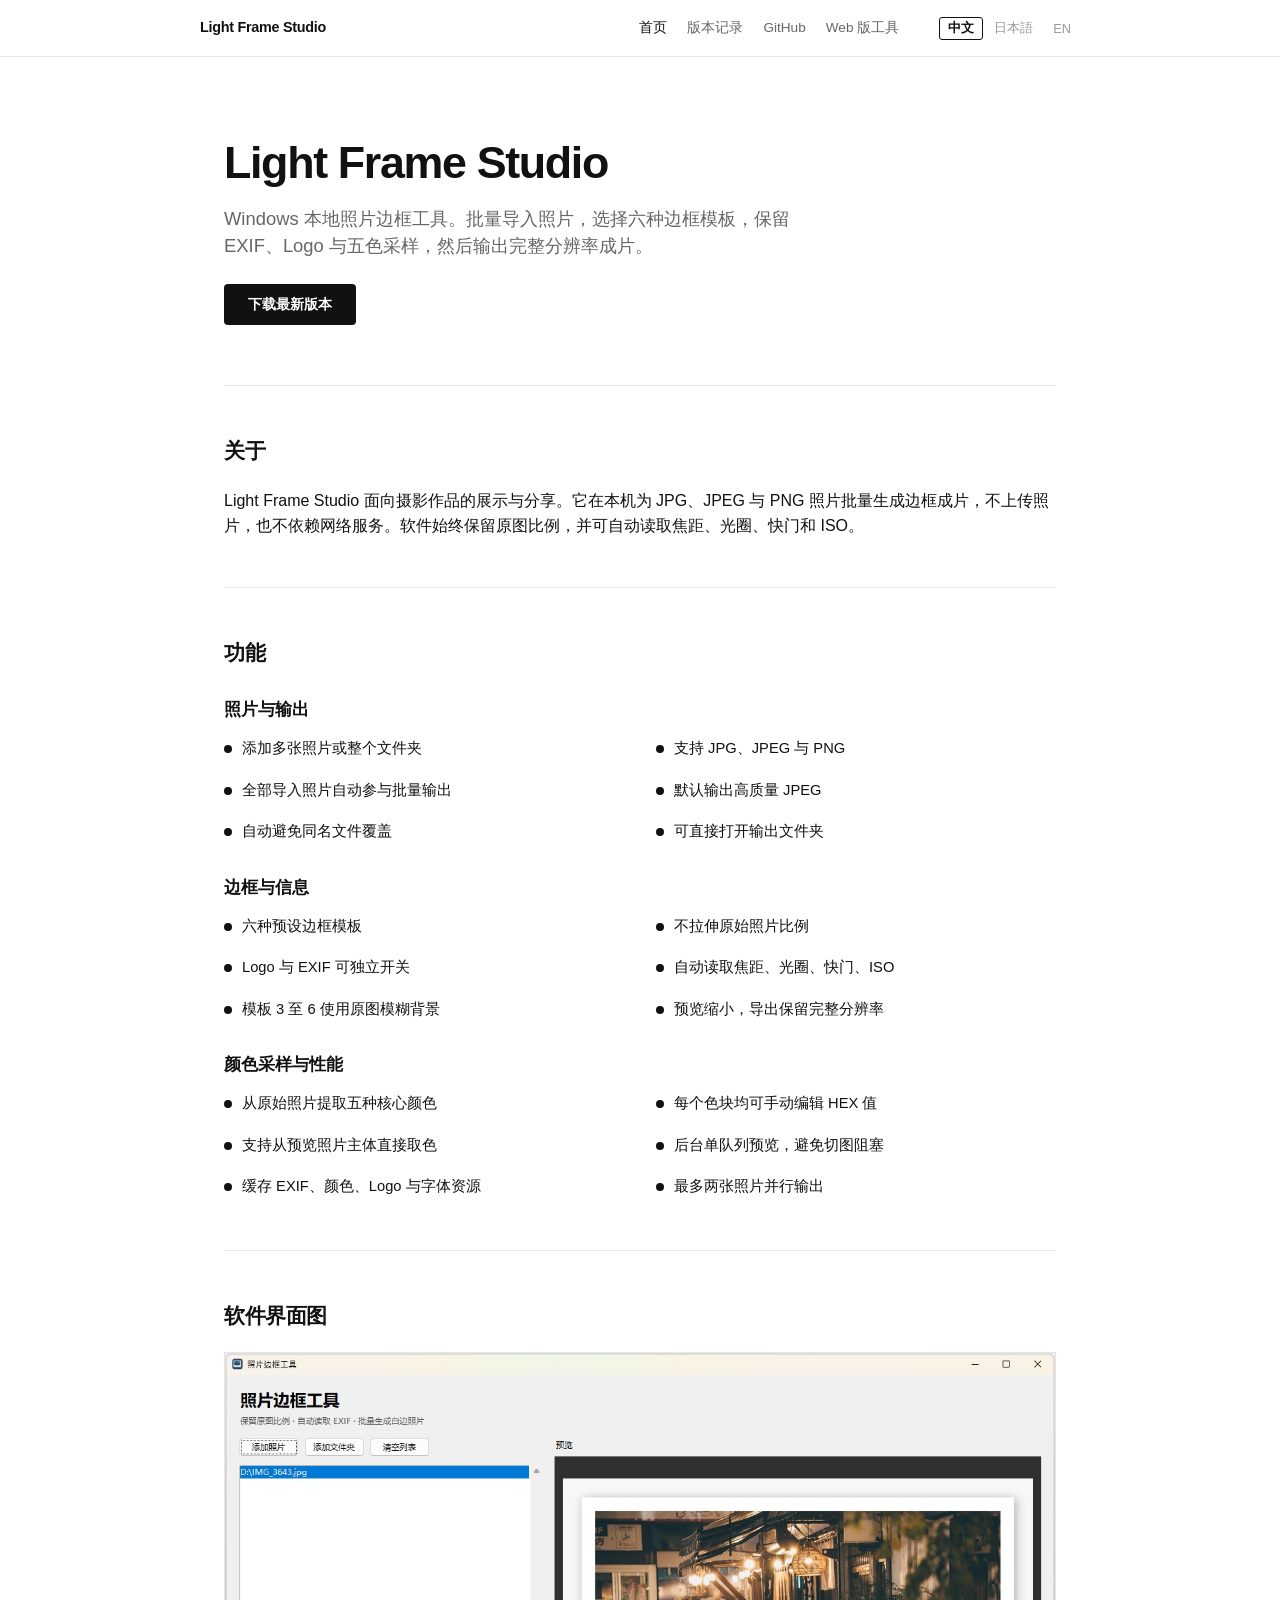
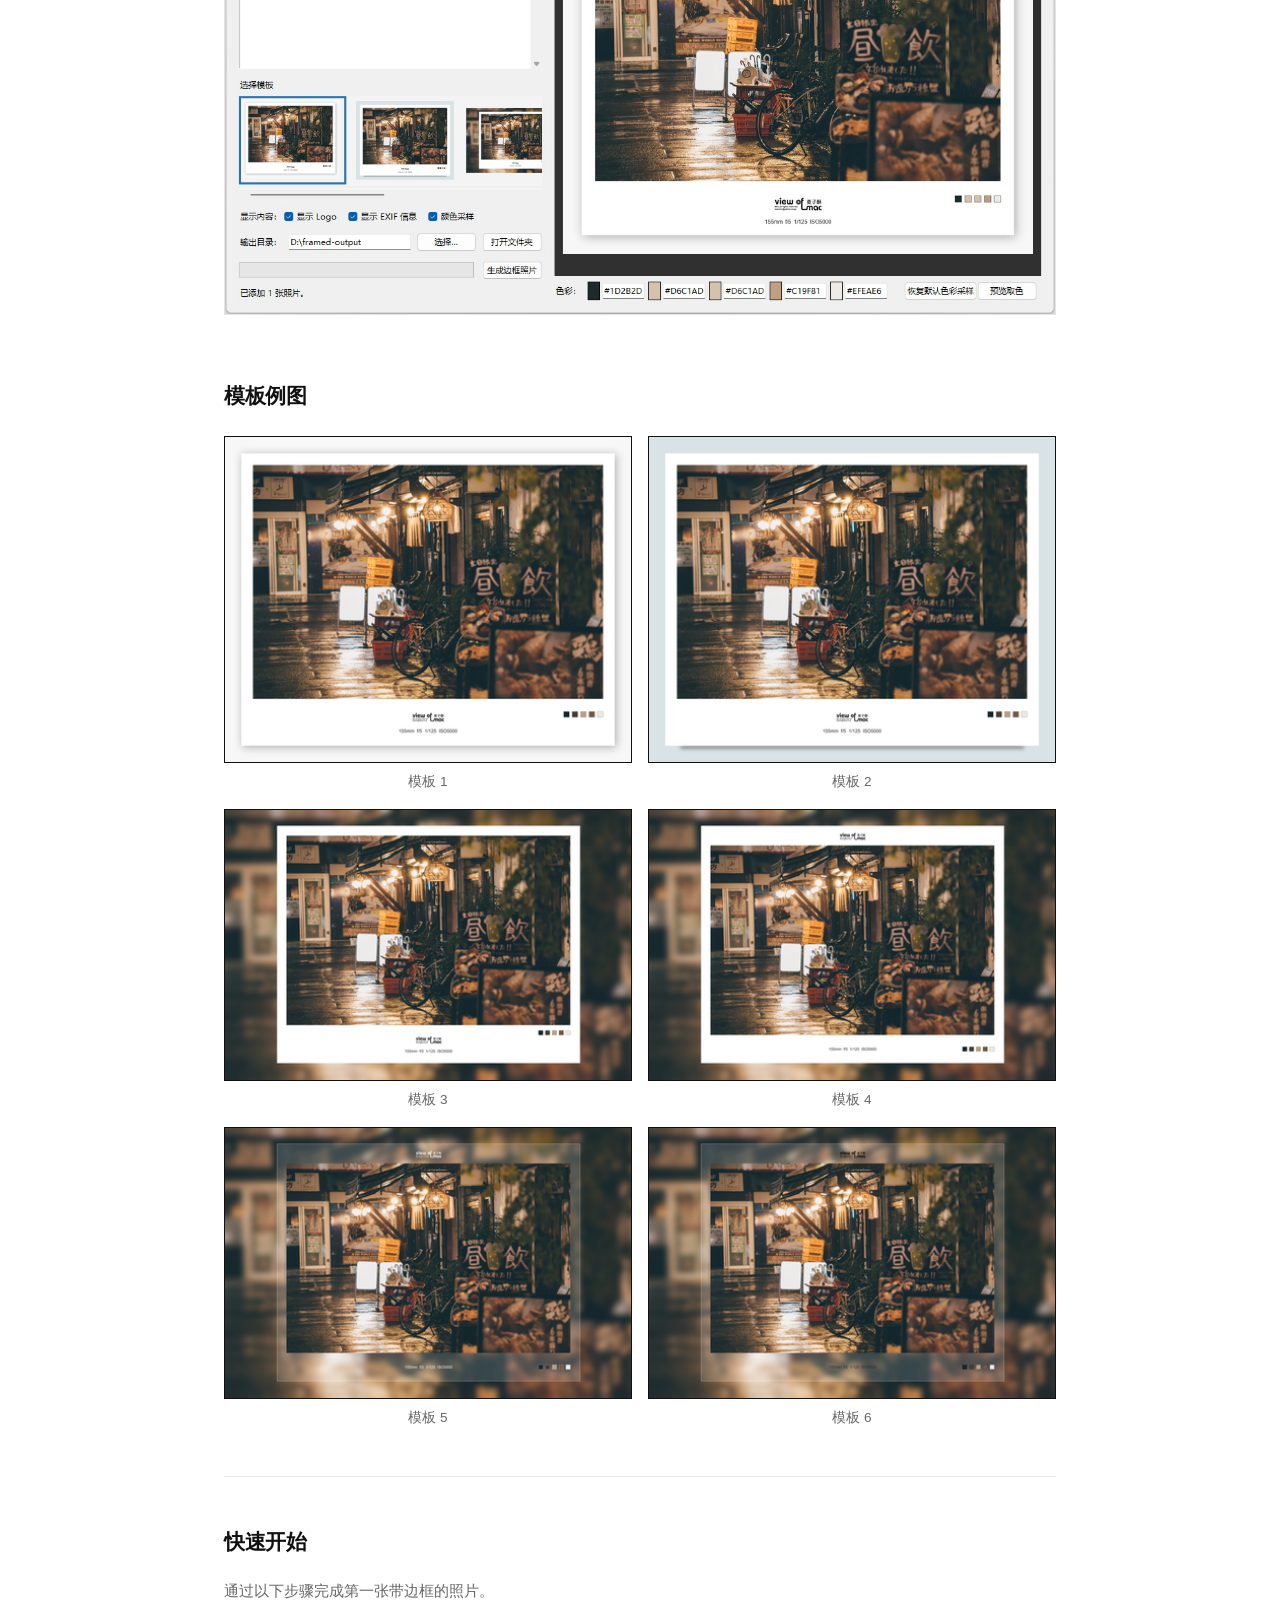
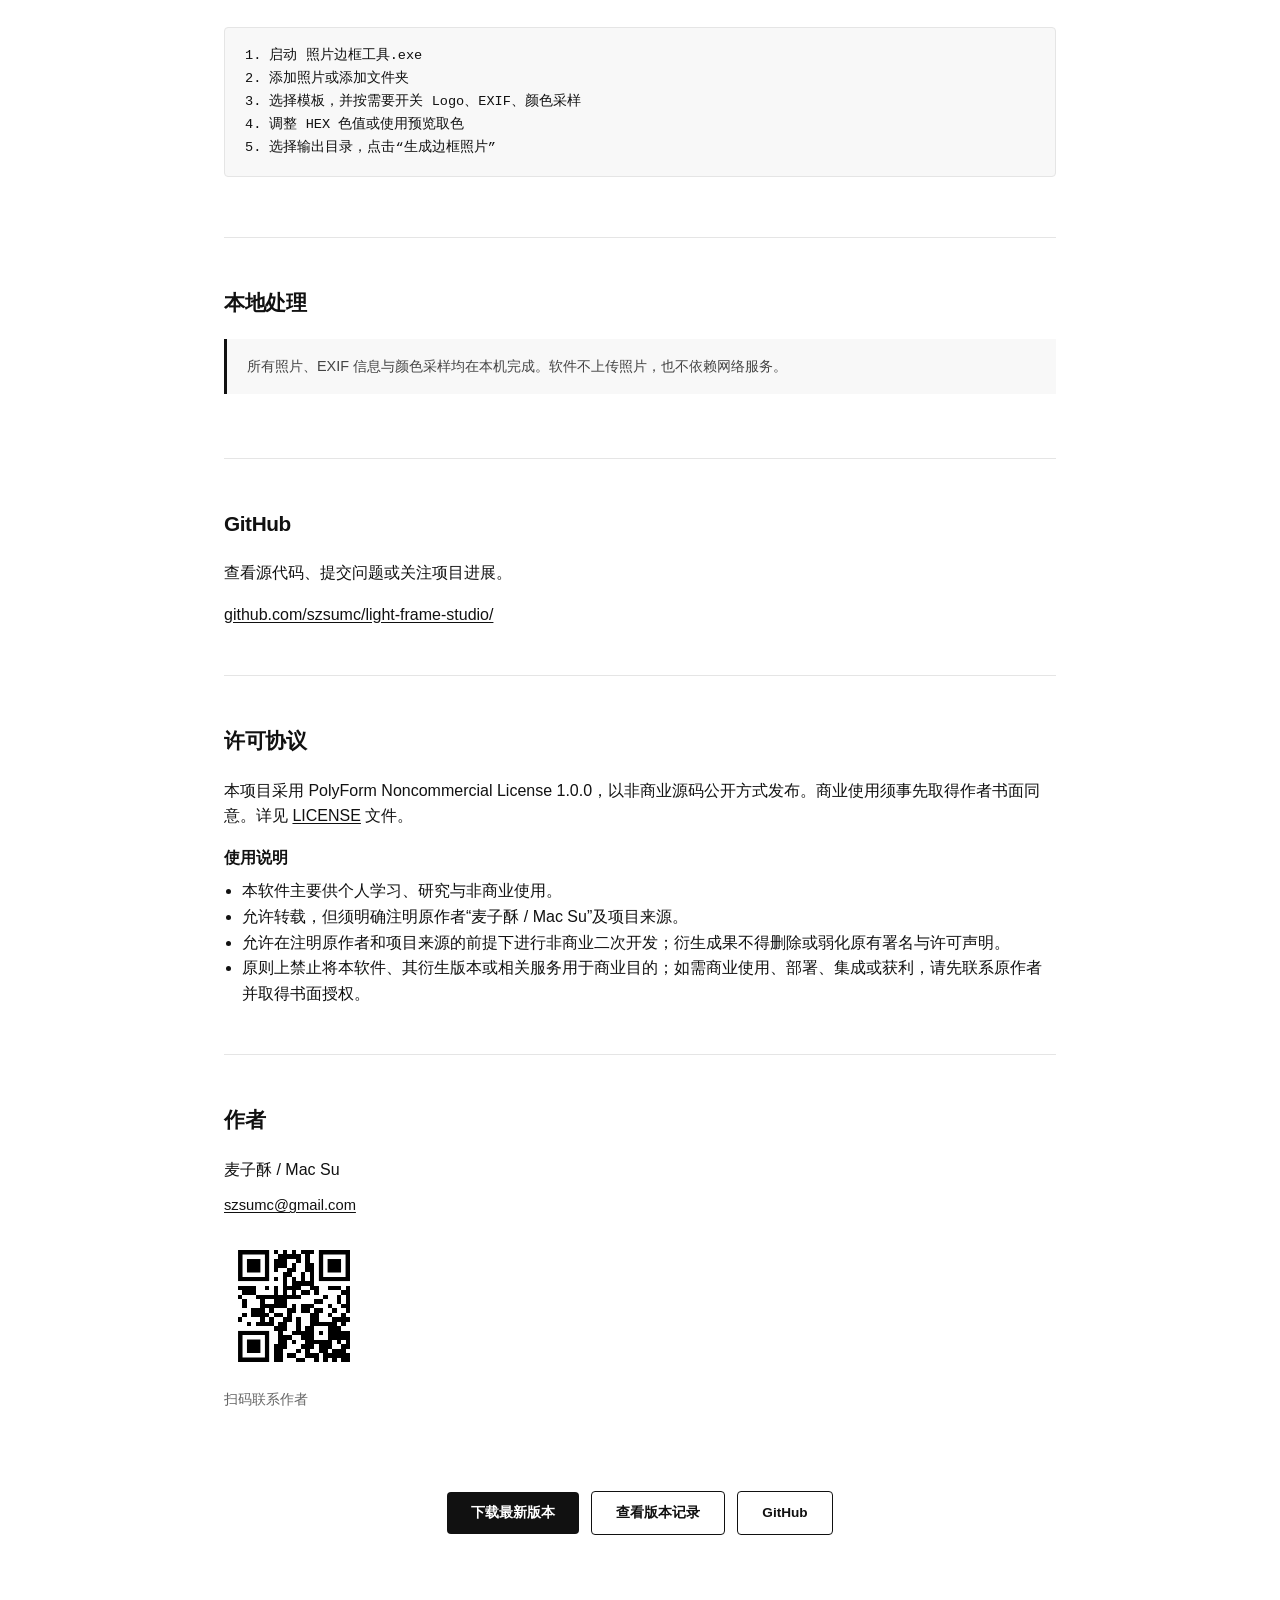
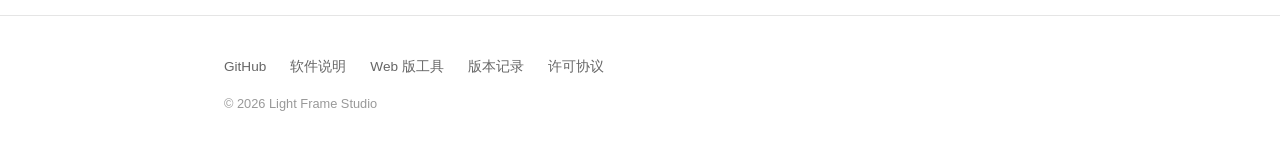
<file: index.html>
<!doctype html><html lang="zh-CN"><head><meta charset="UTF-8"><meta name="viewport" content="width=device-width,initial-scale=1"><title>Light Frame Studio · 照片边框工具</title><meta name="description" content="Windows 本地照片边框工具。"><link rel="stylesheet" href="styles.css"></head><body>
<nav class="nav"><div class="nav-inner"><a href="index.html" class="nav-logo">Light Frame Studio</a><div class="nav-links"><a href="index.html" class="active" data-i18n="home">首页</a><a href="release.html" data-i18n="release">版本记录</a><a href="https://github.com/szsumc/light-frame-studio/" target="_blank">GitHub</a></div><div class="lang-switch"><button class="lang-btn active" data-lang="zh">中文</button><button class="lang-btn" data-lang="ja">日本語</button><button class="lang-btn" data-lang="en">EN</button></div></div></nav>
<main><div class="container"><section class="hero"><h1>Light Frame Studio</h1><p class="tagline" data-i18n="tagline">Windows 本地照片边框工具。批量导入照片，选择六种边框模板，保留 EXIF、Logo 与五色采样，然后输出完整分辨率成片。</p><p style="margin-top:24px"><a href="downloads/照片边框工具-ver10.zip" class="btn" download data-i18n="download">下载最新版本</a></p></section>
<section class="section"><h2 class="section-title" data-i18n="aboutTitle">关于</h2><p data-i18n="aboutText">Light Frame Studio 面向摄影作品的展示与分享。它在本机为 JPG、JPEG 与 PNG 照片批量生成边框成片，不上传照片，也不依赖网络服务。软件始终保留原图比例，并可自动读取焦距、光圈、快门和 ISO。</p></section>
<section class="section"><h2 class="section-title" data-i18n="featuresTitle">功能</h2><h3 class="feature-group-title" data-i18n="coreTitle">照片与输出</h3><ul class="features"><li data-i18n="f1">添加多张照片或整个文件夹</li><li data-i18n="f2">支持 JPG、JPEG 与 PNG</li><li data-i18n="f3">全部导入照片自动参与批量输出</li><li data-i18n="f4">默认输出高质量 JPEG</li><li data-i18n="f5">自动避免同名文件覆盖</li><li data-i18n="f6">可直接打开输出文件夹</li></ul><h3 class="feature-group-title" data-i18n="frameTitle">边框与信息</h3><ul class="features"><li data-i18n="f7">六种预设边框模板</li><li data-i18n="f8">不拉伸原始照片比例</li><li data-i18n="f9">Logo 与 EXIF 可独立开关</li><li data-i18n="f10">自动读取焦距、光圈、快门、ISO</li><li data-i18n="f11">模板 3 至 6 使用原图模糊背景</li><li data-i18n="f12">预览缩小，导出保留完整分辨率</li></ul><h3 class="feature-group-title" data-i18n="colorTitle">颜色采样与性能</h3><ul class="features"><li data-i18n="f13">从原始照片提取五种核心颜色</li><li data-i18n="f14">每个色块均可手动编辑 HEX 值</li><li data-i18n="f15">支持从预览照片主体直接取色</li><li data-i18n="f16">后台单队列预览，避免切图阻塞</li><li data-i18n="f17">缓存 EXIF、颜色、Logo 与字体资源</li><li data-i18n="f18">最多两张照片并行输出</li></ul></section>
<section class="section"><h2 class="section-title">软件界面图</h2><img class="screenshot-img" src="images/top.jpg" alt="Light Frame Studio 软件界面截图"><h2 class="section-title template-title">模板例图</h2><div class="template-gallery" aria-label="六种边框模板示例"><figure><img src="images/sample1_preview.png" alt="模板 1 示例"><figcaption>模板 1</figcaption></figure><figure><img src="images/sample2_preview.png" alt="模板 2 示例"><figcaption>模板 2</figcaption></figure><figure><img src="images/sample3_preview.png" alt="模板 3 示例"><figcaption>模板 3</figcaption></figure><figure><img src="images/sample4_preview.png" alt="模板 4 示例"><figcaption>模板 4</figcaption></figure><figure><img src="images/sample5_preview.png" alt="模板 5 示例"><figcaption>模板 5</figcaption></figure><figure><img src="images/sample6_preview.png" alt="模板 6 示例"><figcaption>模板 6</figcaption></figure></div></section>
<section class="section"><h2 class="section-title" data-i18n="quickTitle">快速开始</h2><p class="section-sub" data-i18n="quickSub">通过以下步骤完成第一张带边框的照片。</p><div class="code-block"><span data-i18n="step1">1. 启动 照片边框工具.exe</span><br><span data-i18n="step2">2. 添加照片或添加文件夹</span><br><span data-i18n="step3">3. 选择模板，并按需要开关 Logo、EXIF、颜色采样</span><br><span data-i18n="step4">4. 调整 HEX 色值或使用预览取色</span><br><span data-i18n="step5">5. 选择输出目录，点击“生成边框照片”</span></div></section>
<section class="section"><h2 class="section-title" data-i18n="localTitle">本地处理</h2><div class="info-box" data-i18n="localText">所有照片、EXIF 信息与颜色采样均在本机完成。软件不上传照片，也不依赖网络服务。</div></section>
<section class="section"><h2 class="section-title">GitHub</h2><p data-i18n="githubText">查看源代码、提交问题或关注项目进展。</p><p style="margin-top:16px"><a href="https://github.com/szsumc/light-frame-studio/" target="_blank">github.com/szsumc/light-frame-studio/</a></p></section>
<section class="section"><h2 class="section-title" data-i18n="licenseTitle">许可协议</h2><p><span data-i18n="licenseText">本项目采用 PolyForm Noncommercial License 1.0.0，以非商业源码公开方式发布。商业使用须事先取得作者书面同意。详见 </span><a href="https://polyformproject.org/licenses/noncommercial/1.0.0" target="_blank" rel="noreferrer">LICENSE</a><span data-i18n="licenseSuffix"> 文件。</span></p></section>
<section class="section"><h2 class="section-title" data-i18n="authorTitle">作者</h2><p style="margin-bottom:12px;font-size:1rem" data-i18n="authorName">麦子酥 / Mac Su</p><p style="font-size:.92rem;color:#444"><a href="mailto:szsumc@gmail.com">szsumc@gmail.com</a></p></section>
<div class="cta-group" style="padding:32px 0;text-align:center"><a href="downloads/照片边框工具-ver10.zip" class="btn" download data-i18n="download">下载最新版本</a><a href="release.html" class="btn btn-outline" style="margin-left:12px" data-i18n="viewRelease">查看版本记录</a><a href="https://github.com/szsumc/light-frame-studio/" class="btn btn-outline" style="margin-left:12px" target="_blank">GitHub</a></div></div></main>
<footer class="footer"><div class="container"><div class="footer-links"><a href="https://github.com/szsumc/light-frame-studio/" target="_blank">GitHub</a><a href="release.html" data-i18n="release">版本记录</a></div><div class="footer-copy">© 2026 Light Frame Studio</div></div></footer><script src="script.js"></script></body></html>
</file>
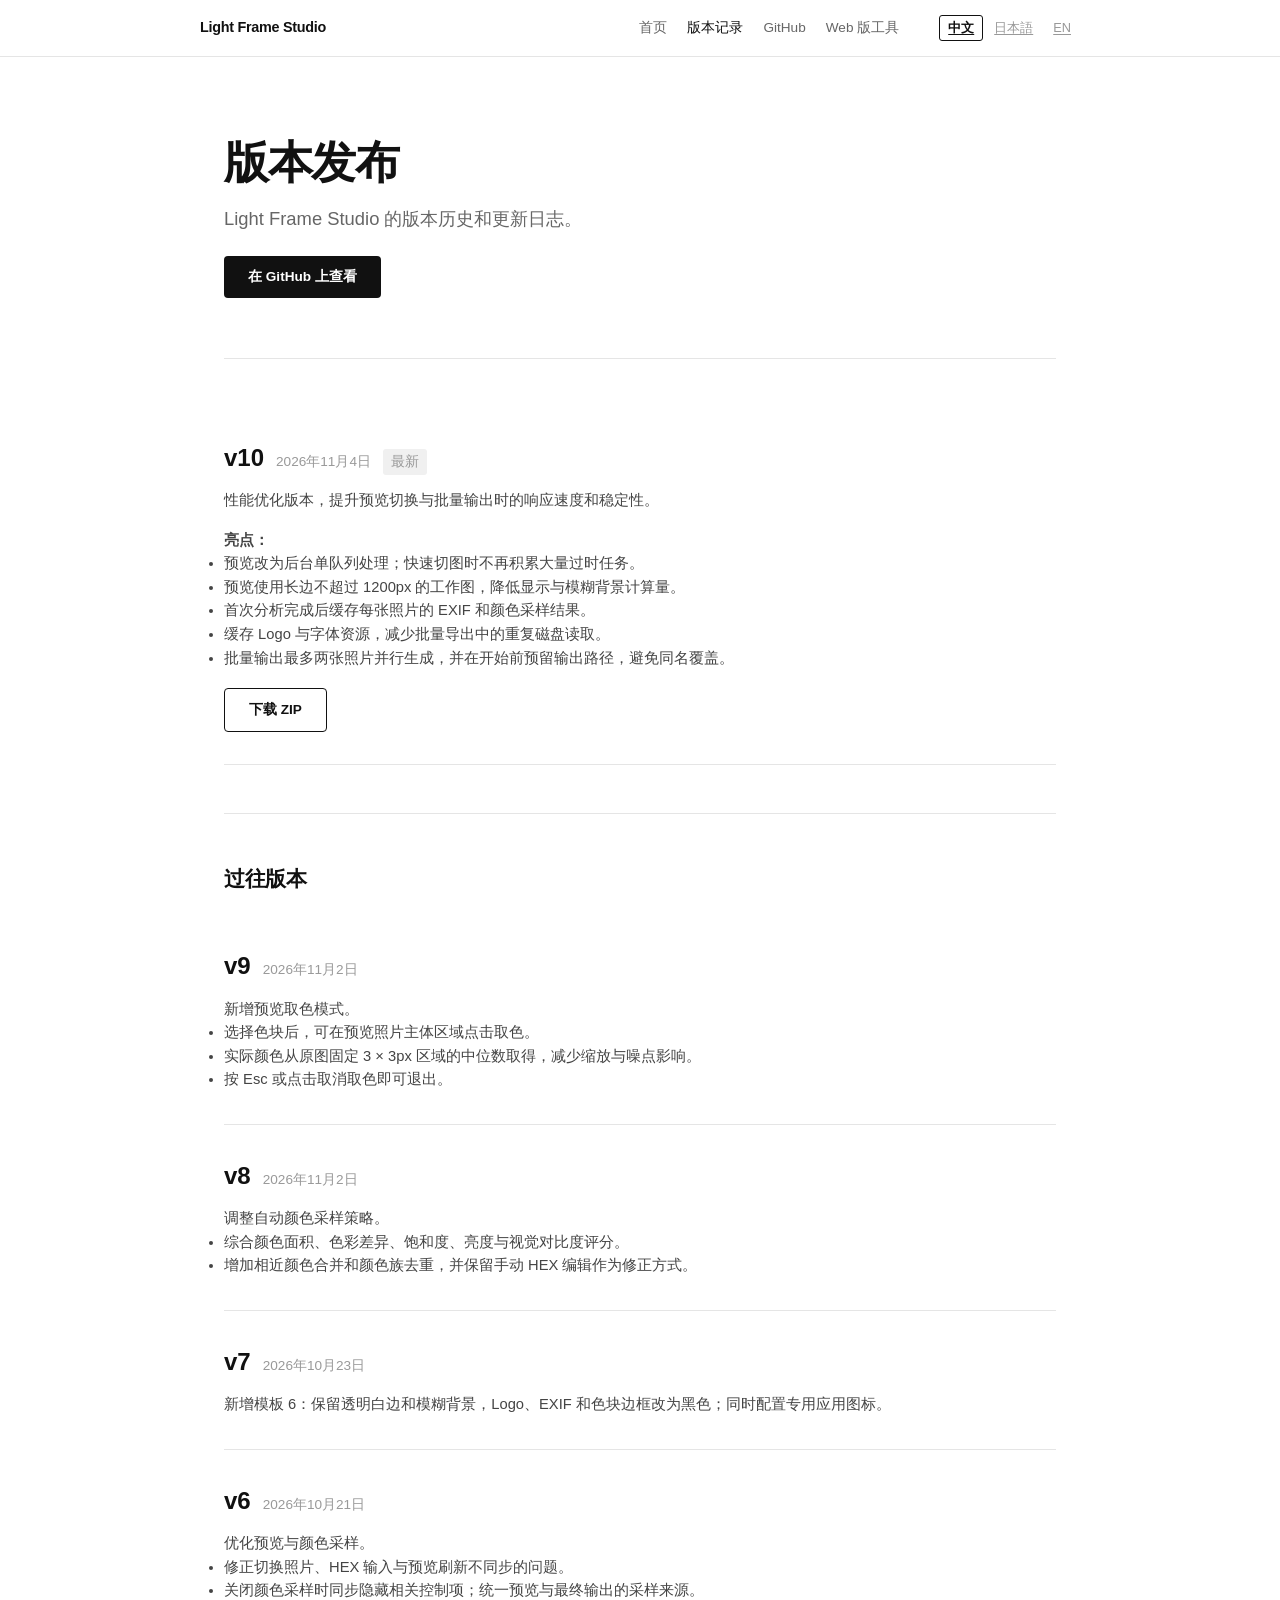
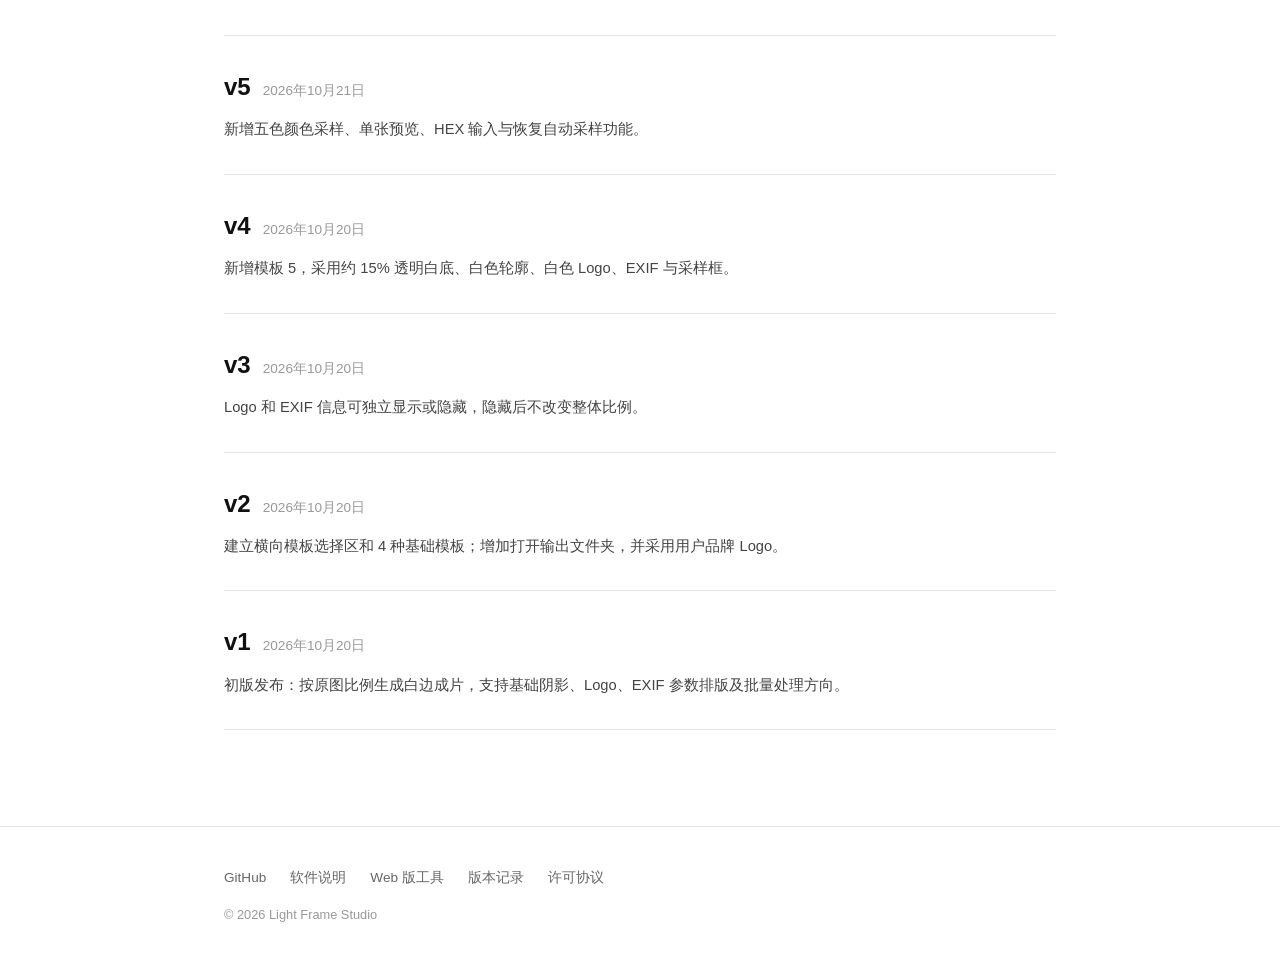
<file: release.html>
<!doctype html><html lang="zh-CN"><head><meta charset="UTF-8"><meta name="viewport" content="width=device-width,initial-scale=1"><title>Light Frame Studio · 版本发布</title><link rel="stylesheet" href="styles.css"></head><body><nav class="nav"><div class="nav-inner"><a href="index.html" class="nav-logo">Light Frame Studio</a><div class="nav-links"><a href="index.html">首页</a><a href="release.html" class="active">版本发布</a><a href="https://github.com/szsumc/light-frame-studio/" target="_blank">GitHub</a></div><div class="lang-switch"><a class="lang-btn active" href="index.html">中文</a><a class="lang-btn" href="index.html">日本語</a><a class="lang-btn" href="index.html">EN</a></div></div></nav><main><div class="container"><section class="hero"><h1>版本发布</h1><p class="tagline">Light Frame Studio 的版本历史和更新日志。</p><p style="margin-top:24px"><a class="btn" href="https://github.com/szsumc/light-frame-studio/" target="_blank">在 GitHub 上查看</a></p></section><section class="section"><article class="release"><div class="release-header"><span class="release-version">v10</span><span class="release-date">2026年11月4日</span><span class="release-date" style="background:#f0f0f0;padding:2px 8px;border-radius:3px">最新</span></div><div class="release-notes"><p>性能优化版本，提升预览切换与批量输出时的响应速度和稳定性。</p><p style="margin-top:16px"><b>亮点：</b></p><ul><li>预览改为后台单队列处理；快速切图时不再积累大量过时任务。</li><li>预览使用长边不超过 1200px 的工作图，降低显示与模糊背景计算量。</li><li>首次分析完成后缓存每张照片的 EXIF 和颜色采样结果。</li><li>缓存 Logo 与字体资源，减少批量导出中的重复磁盘读取。</li><li>批量输出最多两张照片并行生成，并在开始前预留输出路径，避免同名覆盖。</li></ul><p style="margin-top:18px"><a href="downloads/照片边框工具-ver10.zip" class="btn btn-outline" download>下载 ZIP</a></p></div></article></section><section class="section"><h2 class="section-title">过往版本</h2><article class="release"><div class="release-header"><span class="release-version">v9</span><span class="release-date">2026年11月2日</span></div><div class="release-notes"><p>新增预览取色模式。</p><ul><li>选择色块后，可在预览照片主体区域点击取色。</li><li>实际颜色从原图固定 3 × 3px 区域的中位数取得，减少缩放与噪点影响。</li><li>按 Esc 或点击取消取色即可退出。</li></ul></div></article><article class="release"><div class="release-header"><span class="release-version">v8</span><span class="release-date">2026年11月2日</span></div><div class="release-notes"><p>调整自动颜色采样策略。</p><ul><li>综合颜色面积、色彩差异、饱和度、亮度与视觉对比度评分。</li><li>增加相近颜色合并和颜色族去重，并保留手动 HEX 编辑作为修正方式。</li></ul></div></article><article class="release"><div class="release-header"><span class="release-version">v7</span><span class="release-date">2026年10月23日</span></div><div class="release-notes"><p>新增模板 6：保留透明白边和模糊背景，Logo、EXIF 和色块边框改为黑色；同时配置专用应用图标。</p></div></article><article class="release"><div class="release-header"><span class="release-version">v6</span><span class="release-date">2026年10月21日</span></div><div class="release-notes"><p>优化预览与颜色采样。</p><ul><li>修正切换照片、HEX 输入与预览刷新不同步的问题。</li><li>关闭颜色采样时同步隐藏相关控制项；统一预览与最终输出的采样来源。</li></ul></div></article><article class="release"><div class="release-header"><span class="release-version">v5</span><span class="release-date">2026年10月21日</span></div><div class="release-notes"><p>新增五色颜色采样、单张预览、HEX 输入与恢复自动采样功能。</p></div></article><article class="release"><div class="release-header"><span class="release-version">v4</span><span class="release-date">2026年10月20日</span></div><div class="release-notes"><p>新增模板 5，采用约 15% 透明白底、白色轮廓、白色 Logo、EXIF 与采样框。</p></div></article><article class="release"><div class="release-header"><span class="release-version">v3</span><span class="release-date">2026年10月20日</span></div><div class="release-notes"><p>Logo 和 EXIF 信息可独立显示或隐藏，隐藏后不改变整体比例。</p></div></article><article class="release"><div class="release-header"><span class="release-version">v2</span><span class="release-date">2026年10月20日</span></div><div class="release-notes"><p>建立横向模板选择区和 4 种基础模板；增加打开输出文件夹，并采用用户品牌 Logo。</p></div></article><article class="release"><div class="release-header"><span class="release-version">v1</span><span class="release-date">2026年10月20日</span></div><div class="release-notes"><p>初版发布：按原图比例生成白边成片，支持基础阴影、Logo、EXIF 参数排版及批量处理方向。</p></div></article></section></div></main><footer class="footer"><div class="container"><div class="footer-links"><a href="https://github.com/szsumc/light-frame-studio/" target="_blank">GitHub</a></div><div class="footer-copy">© 2026 Light Frame Studio</div></div></footer></body></html>
<script>const releaseUi={"中文":["首页","版本发布","版本发布","Light Frame Studio 的版本历史和更新日志。","在 GitHub 上查看","过往版本","下载 ZIP"],"日本語":["ホーム","リリース","リリースノート","Light Frame Studio のバージョン履歴と更新ログ。","GitHub で見る","過去のバージョン","ZIP をダウンロード"],"EN":["Home","Release","Release Notes","Light Frame Studio version history and changelog.","View on GitHub","Previous Releases","Download ZIP"]};document.querySelectorAll(".lang-btn").forEach(b=>b.addEventListener("click",e=>{e.preventDefault();const t=releaseUi[b.textContent.trim()];if(!t)return;document.documentElement.lang=t===releaseUi["日本語"]?"ja":t===releaseUi.EN?"en":"zh-CN";document.querySelectorAll(".nav-links a")[0].textContent=t[0];document.querySelectorAll(".nav-links a")[1].textContent=t[1];document.querySelector(".hero h1").textContent=t[2];document.querySelector(".hero .tagline").textContent=t[3];document.querySelector(".hero .btn").textContent=t[4];document.querySelector(".section-title").textContent=t[5];document.querySelector(".release .btn").textContent=t[6];document.querySelectorAll(".lang-btn").forEach(x=>x.classList.toggle("active",x===b));}));</script>
<script>const releaseFooter={zh:["版本记录","许可协议"],ja:["リリース","ライセンス"],en:["Release","License"]};function refreshReleaseFooter(k="zh"){const links=document.querySelector(".footer-links");if(!links)return;let release=links.querySelector(".footer-release"),license=links.querySelector(".footer-license");if(!release){release=document.createElement("a");release.className="footer-release";release.href="release.html";links.appendChild(release)}if(!license){license=document.createElement("a");license.className="footer-license";license.href="https://polyformproject.org/licenses/noncommercial/1.0.0";license.target="_blank";license.rel="noreferrer";links.appendChild(license)}release.textContent=releaseFooter[k][0];license.textContent=releaseFooter[k][1];}document.querySelectorAll(".lang-btn").forEach(b=>b.addEventListener("click",()=>refreshReleaseFooter(b.textContent.trim()==="日本語"?"ja":b.textContent.trim()==="EN"?"en":"zh")));refreshReleaseFooter();</script>
<script>if(!document.querySelector("link[rel=icon]")){const icon=document.createElement("link");icon.rel="icon";icon.type="image/svg+xml";icon.href="images/favicon.svg";document.head.appendChild(icon);}</script>
<script>(()=>{const labels={"中文":"Web 版工具","日本語":"Web ツール",EN:"Web Tool"};function addWebTool(label="中文"){const navLinks=document.querySelector(".nav-links");if(!navLinks)return;let link=navLinks.querySelector(".web-tool-link");if(!link){link=document.createElement("a");link.className="web-tool-link";link.href="web.html";const github=[...navLinks.querySelectorAll("a")].find(item=>item.textContent.trim()==="GitHub");if(github)github.insertAdjacentElement("afterend",link);else navLinks.appendChild(link)}link.textContent=labels[label]||labels["中文"];}document.querySelectorAll(".lang-btn").forEach(button=>button.addEventListener("click",()=>addWebTool(button.textContent.trim())));addWebTool();})();</script>
<script src="site-common.js"></script>
</file>
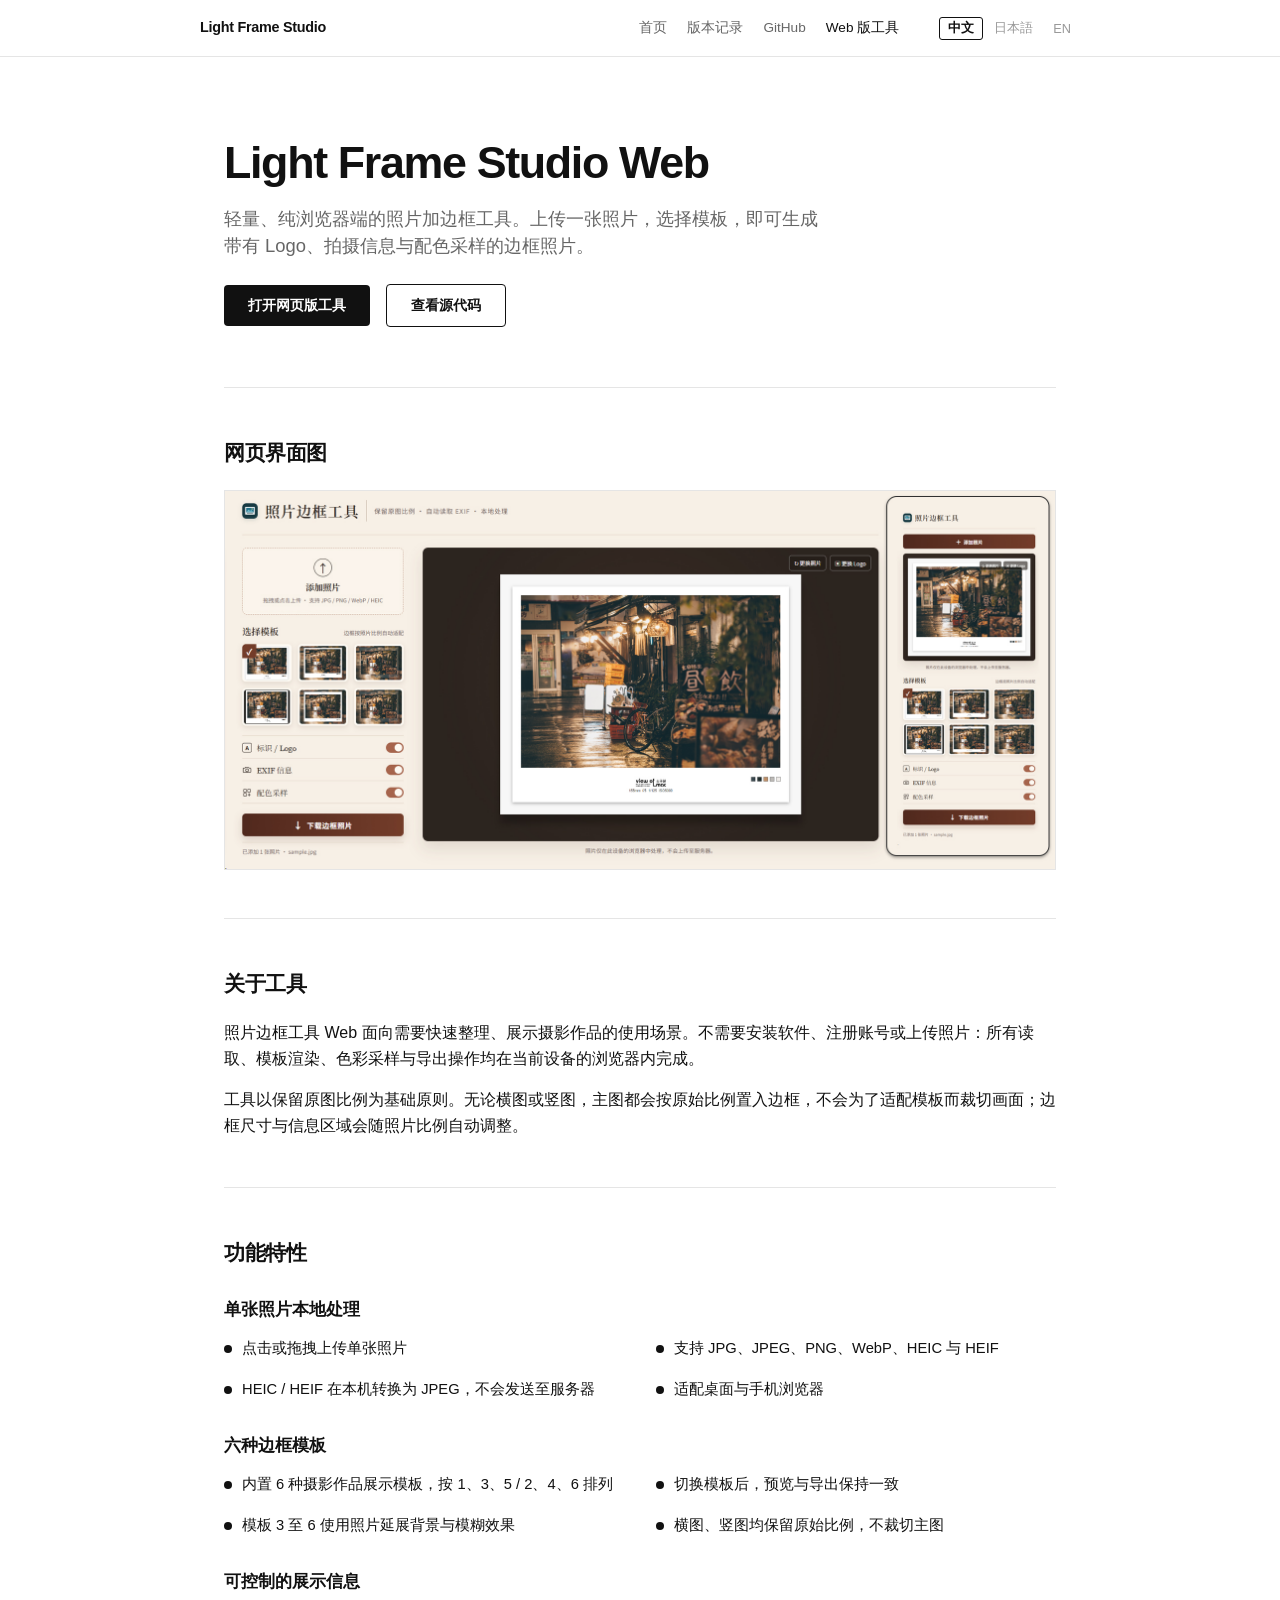
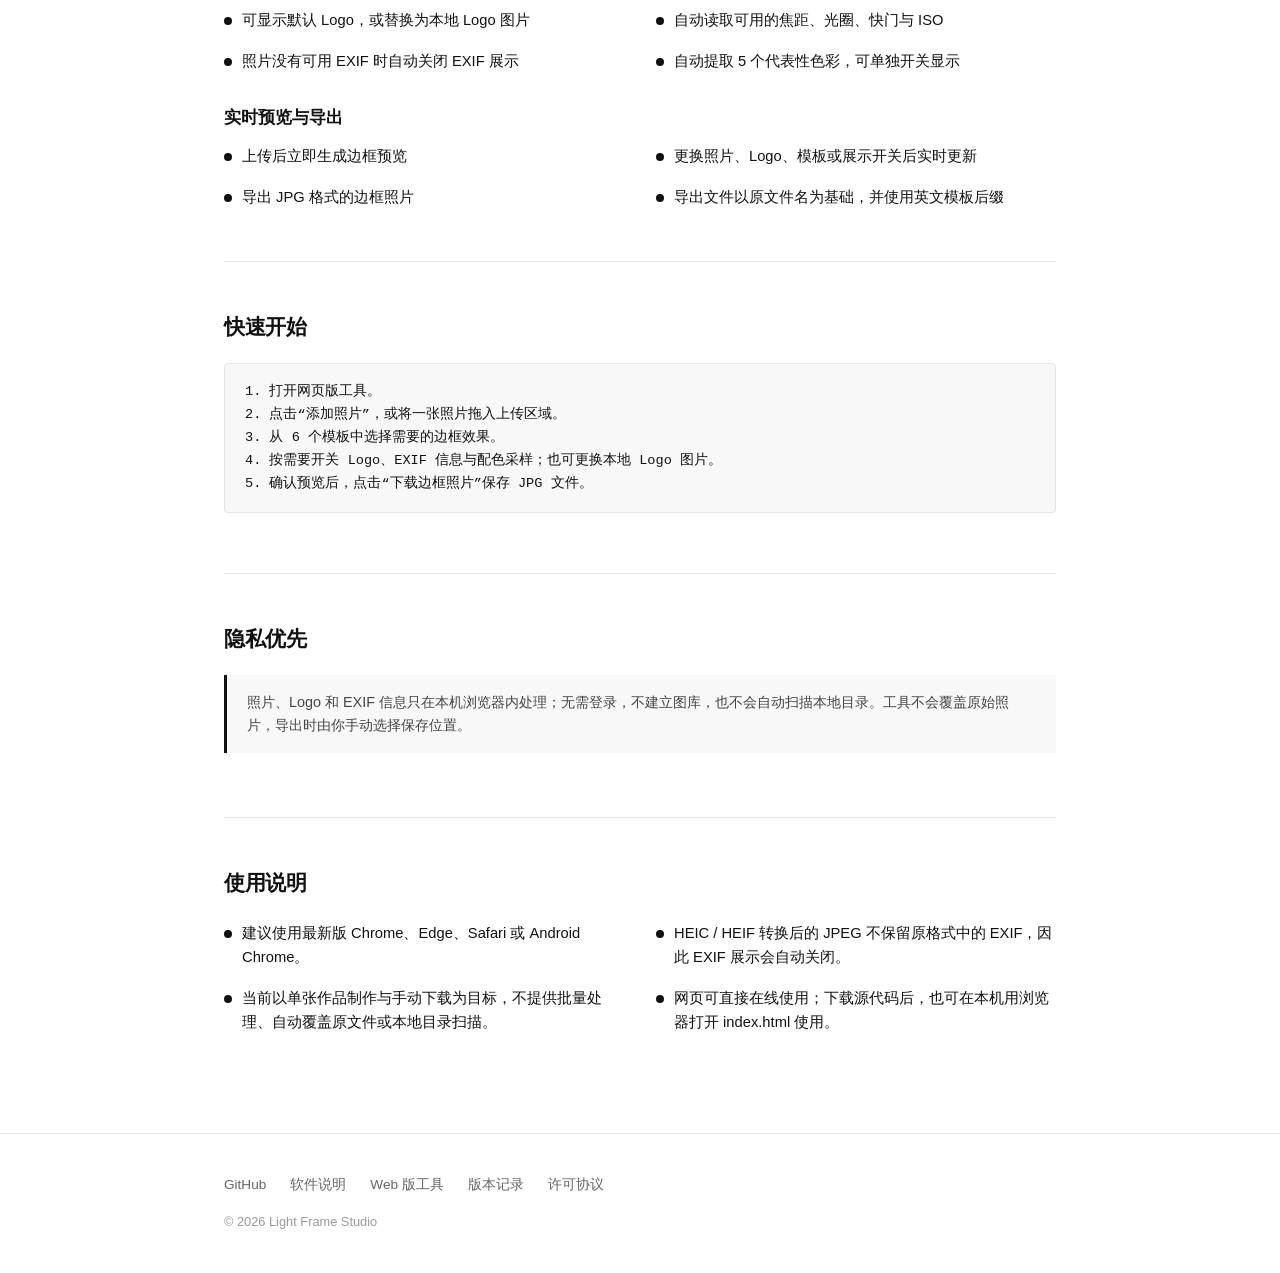
<file: web.html>
<!doctype html>
<html lang="zh-CN">
<head>
  <meta charset="UTF-8">
  <meta name="viewport" content="width=device-width,initial-scale=1">
  <meta name="description" content="Light Frame Studio Web：纯浏览器端照片边框工具。">
  <title>Light Frame Studio Web · 照片边框工具</title>
  <link rel="stylesheet" href="styles.css">
  <link rel="icon" type="image/svg+xml" href="images/favicon.svg">
</head>
<body>
  <nav class="nav">
    <div class="nav-inner">
      <a href="index.html" class="nav-logo">Light Frame Studio</a>
      <div class="nav-links">
        <a href="index.html" data-i18n="home">首页</a>
        <a href="release.html" data-i18n="release">版本记录</a>
        <a href="https://github.com/szsumc/light-frame-studio/" target="_blank" rel="noreferrer">GitHub</a>
        <a href="web.html" class="active" data-i18n="webTool">Web 版工具</a>
      </div>
      <div class="lang-switch">
        <button class="lang-btn active" data-lang="zh">中文</button>
        <button class="lang-btn" data-lang="ja">日本語</button>
        <button class="lang-btn" data-lang="en">EN</button>
      </div>
    </div>
  </nav>

  <main>
    <div class="container">
      <section class="hero">
        <h1>Light Frame Studio Web</h1>
        <p class="tagline" data-i18n="tagline">轻量、纯浏览器端的照片加边框工具。上传一张照片，选择模板，即可生成带有 Logo、拍摄信息与配色采样的边框照片。</p>
        <p style="margin-top:24px">
          <a class="btn" href="https://light-frame-studio-web.macsocloud.com/" target="_blank" rel="noreferrer" data-i18n="openTool">打开网页版工具</a>
          <a class="btn btn-outline" href="https://github.com/szsumc/light-frame-studio-web" target="_blank" rel="noreferrer" style="margin-left:12px" data-i18n="viewSource">查看源代码</a>
        </p>
      </section>

      <section class="section">
        <h2 class="section-title" data-i18n="screenshotTitle">网页界面图</h2>
        <img class="screenshot-img" src="images/web-tool-page.jpg" alt="Light Frame Studio Web 工具界面截图" data-alt-i18n="screenshotAlt">
      </section>

      <section class="section">
        <h2 class="section-title" data-i18n="aboutTitle">关于工具</h2>
        <p data-i18n="aboutText">照片边框工具 Web 面向需要快速整理、展示摄影作品的使用场景。不需要安装软件、注册账号或上传照片：所有读取、模板渲染、色彩采样与导出操作均在当前设备的浏览器内完成。</p>
        <p style="margin-top:16px" data-i18n="ratioText">工具以保留原图比例为基础原则。无论横图或竖图，主图都会按原始比例置入边框，不会为了适配模板而裁切画面；边框尺寸与信息区域会随照片比例自动调整。</p>
      </section>

      <section class="section">
        <h2 class="section-title" data-i18n="featuresTitle">功能特性</h2>
        <h3 class="feature-group-title" data-i18n="uploadTitle">单张照片本地处理</h3>
        <ul class="features">
          <li data-i18n="u1">点击或拖拽上传单张照片</li>
          <li data-i18n="u2">支持 JPG、JPEG、PNG、WebP、HEIC 与 HEIF</li>
          <li data-i18n="u3">HEIC / HEIF 在本机转换为 JPEG，不会发送至服务器</li>
          <li data-i18n="u4">适配桌面与手机浏览器</li>
        </ul>
        <h3 class="feature-group-title" data-i18n="templateTitle">六种边框模板</h3>
        <ul class="features">
          <li data-i18n="t1">内置 6 种摄影作品展示模板，按 1、3、5 / 2、4、6 排列</li>
          <li data-i18n="t2">切换模板后，预览与导出保持一致</li>
          <li data-i18n="t3">模板 3 至 6 使用照片延展背景与模糊效果</li>
          <li data-i18n="t4">横图、竖图均保留原始比例，不裁切主图</li>
        </ul>
        <h3 class="feature-group-title" data-i18n="detailsTitle">可控制的展示信息</h3>
        <ul class="features">
          <li data-i18n="d1">可显示默认 Logo，或替换为本地 Logo 图片</li>
          <li data-i18n="d2">自动读取可用的焦距、光圈、快门与 ISO</li>
          <li data-i18n="d3">照片没有可用 EXIF 时自动关闭 EXIF 展示</li>
          <li data-i18n="d4">自动提取 5 个代表性色彩，可单独开关显示</li>
        </ul>
        <h3 class="feature-group-title" data-i18n="exportTitle">实时预览与导出</h3>
        <ul class="features">
          <li data-i18n="e1">上传后立即生成边框预览</li>
          <li data-i18n="e2">更换照片、Logo、模板或展示开关后实时更新</li>
          <li data-i18n="e3">导出 JPG 格式的边框照片</li>
          <li data-i18n="e4">导出文件以原文件名为基础，并使用英文模板后缀</li>
        </ul>
      </section>

      <section class="section">
        <h2 class="section-title" data-i18n="quickTitle">快速开始</h2>
        <div class="code-block">
          <span data-i18n="s1">1. 打开网页版工具。</span><br>
          <span data-i18n="s2">2. 点击“添加照片”，或将一张照片拖入上传区域。</span><br>
          <span data-i18n="s3">3. 从 6 个模板中选择需要的边框效果。</span><br>
          <span data-i18n="s4">4. 按需要开关 Logo、EXIF 信息与配色采样；也可更换本地 Logo 图片。</span><br>
          <span data-i18n="s5">5. 确认预览后，点击“下载边框照片”保存 JPG 文件。</span>
        </div>
      </section>

      <section class="section">
        <h2 class="section-title" data-i18n="privacyTitle">隐私优先</h2>
        <div class="info-box" data-i18n="privacyText">照片、Logo 和 EXIF 信息只在本机浏览器内处理；无需登录，不建立图库，也不会自动扫描本地目录。工具不会覆盖原始照片，导出时由你手动选择保存位置。</div>
      </section>

      <section class="section">
        <h2 class="section-title" data-i18n="useTitle">使用说明</h2>
        <ul class="features">
          <li data-i18n="n1">建议使用最新版 Chrome、Edge、Safari 或 Android Chrome。</li>
          <li data-i18n="n2">HEIC / HEIF 转换后的 JPEG 不保留原格式中的 EXIF，因此 EXIF 展示会自动关闭。</li>
          <li data-i18n="n3">当前以单张作品制作与手动下载为目标，不提供批量处理、自动覆盖原文件或本地目录扫描。</li>
          <li data-i18n="n4">网页可直接在线使用；下载源代码后，也可在本机用浏览器打开 index.html 使用。</li>
        </ul>
      </section>
    </div>
  </main>

  <footer class="footer">
    <div class="container">
      <div class="footer-links">
        <a href="https://github.com/szsumc/light-frame-studio/" target="_blank" rel="noreferrer">GitHub</a>
        <a href="index.html" data-i18n="docs">软件说明</a>
        <a href="https://github.com/szsumc/light-frame-studio-web" target="_blank" rel="noreferrer" data-i18n="webSource">Web 源代码</a>
        <a href="https://polyformproject.org/licenses/noncommercial/1.0.0" target="_blank" rel="noreferrer" data-i18n="license">许可协议</a>
      </div>
      <div class="footer-copy">© 2026 Light Frame Studio</div>
    </div>
  </footer>

  <script>
    const copy = {
      zh: {
        home:'首页', release:'版本记录', webTool:'Web 版工具', tagline:'轻量、纯浏览器端的照片加边框工具。上传一张照片，选择模板，即可生成带有 Logo、拍摄信息与配色采样的边框照片。', openTool:'打开网页版工具', viewSource:'查看源代码', screenshotTitle:'网页界面图', screenshotAlt:'Light Frame Studio Web 工具界面截图', aboutTitle:'关于工具', aboutText:'照片边框工具 Web 面向需要快速整理、展示摄影作品的使用场景。不需要安装软件、注册账号或上传照片：所有读取、模板渲染、色彩采样与导出操作均在当前设备的浏览器内完成。', ratioText:'工具以保留原图比例为基础原则。无论横图或竖图，主图都会按原始比例置入边框，不会为了适配模板而裁切画面；边框尺寸与信息区域会随照片比例自动调整。', featuresTitle:'功能特性', uploadTitle:'单张照片本地处理', u1:'点击或拖拽上传单张照片', u2:'支持 JPG、JPEG、PNG、WebP、HEIC 与 HEIF', u3:'HEIC / HEIF 在本机转换为 JPEG，不会发送至服务器', u4:'适配桌面与手机浏览器', templateTitle:'六种边框模板', t1:'内置 6 种摄影作品展示模板，按 1、3、5 / 2、4、6 排列', t2:'切换模板后，预览与导出保持一致', t3:'模板 3 至 6 使用照片延展背景与模糊效果', t4:'横图、竖图均保留原始比例，不裁切主图', detailsTitle:'可控制的展示信息', d1:'可显示默认 Logo，或替换为本地 Logo 图片', d2:'自动读取可用的焦距、光圈、快门与 ISO', d3:'照片没有可用 EXIF 时自动关闭 EXIF 展示', d4:'自动提取 5 个代表性色彩，可单独开关显示', exportTitle:'实时预览与导出', e1:'上传后立即生成边框预览', e2:'更换照片、Logo、模板或展示开关后实时更新', e3:'导出 JPG 格式的边框照片', e4:'导出文件以原文件名为基础，并使用英文模板后缀', quickTitle:'快速开始', s1:'1. 打开网页版工具。', s2:'2. 点击“添加照片”，或将一张照片拖入上传区域。', s3:'3. 从 6 个模板中选择需要的边框效果。', s4:'4. 按需要开关 Logo、EXIF 信息与配色采样；也可更换本地 Logo 图片。', s5:'5. 确认预览后，点击“下载边框照片”保存 JPG 文件。', privacyTitle:'隐私优先', privacyText:'照片、Logo 和 EXIF 信息只在本机浏览器内处理；无需登录，不建立图库，也不会自动扫描本地目录。工具不会覆盖原始照片，导出时由你手动选择保存位置。', useTitle:'使用说明', n1:'建议使用最新版 Chrome、Edge、Safari 或 Android Chrome。', n2:'HEIC / HEIF 转换后的 JPEG 不保留原格式中的 EXIF，因此 EXIF 展示会自动关闭。', n3:'当前以单张作品制作与手动下载为目标，不提供批量处理、自动覆盖原文件或本地目录扫描。', n4:'网页可直接在线使用；下载源代码后，也可在本机用浏览器打开 index.html 使用。', docs:'软件说明', webSource:'Web 源代码', license:'许可协议'
      },
      ja: {
        home:'ホーム', release:'リリース', webTool:'Web ツール', tagline:'軽量でブラウザだけで使える写真フレームツールです。写真を1枚アップロードしてテンプレートを選ぶだけで、ロゴ、撮影情報、カラーパレット付きのフレーム写真を作成できます。', openTool:'Web ツールを開く', viewSource:'ソースコードを見る', screenshotTitle:'Web ツール画面', screenshotAlt:'Light Frame Studio Web の画面', aboutTitle:'ツールについて', aboutText:'写真フレームツール Web は、写真作品をすばやく整理・展示したい場面のためのツールです。インストール、登録、写真のアップロードは不要で、読み込み、テンプレート描画、カラー抽出、書き出しはすべて現在のブラウザ内で完結します。', ratioText:'元画像の比率を保つことを基本方針としています。横写真・縦写真を問わず、主画像は元の比率のままフレームに配置され、テンプレートに合わせてトリミングされません。フレームと情報エリアは写真の比率に合わせて自動調整されます。', featuresTitle:'機能', uploadTitle:'1枚の写真をローカル処理', u1:'クリックまたはドラッグ＆ドロップで写真を1枚追加', u2:'JPG、JPEG、PNG、WebP、HEIC、HEIF に対応', u3:'HEIC / HEIF は端末内で JPEG に変換され、サーバーへ送信されません', u4:'デスクトップとスマートフォンのブラウザに対応', templateTitle:'6種類のフレームテンプレート', t1:'写真展示用テンプレートを6種類搭載。1、3、5 / 2、4、6 の順で配置', t2:'テンプレートを切り替えてもプレビューと書き出しは同じ仕上がり', t3:'テンプレート 3～6 は写真を拡張したぼかし背景を使用', t4:'横写真・縦写真ともに元の比率を維持し、主画像をトリミングしません', detailsTitle:'表示情報をコントロール', d1:'標準ロゴを表示、またはローカルのロゴ画像に差し替え可能', d2:'利用可能な焦点距離、絞り、シャッター、ISO を自動で読み込み', d3:'使用可能な EXIF がない写真では EXIF 表示を自動でオフ', d4:'写真から代表色を5色抽出し、個別に表示の切り替えが可能', exportTitle:'リアルタイムプレビューと書き出し', e1:'アップロード後すぐにフレームのプレビューを生成', e2:'写真、ロゴ、テンプレート、表示設定の変更をリアルタイムに反映', e3:'フレーム写真を JPG 形式で書き出し', e4:'書き出しファイルは元のファイル名を基にし、英語のテンプレート接尾辞を付与', quickTitle:'クイックスタート', s1:'1. Web ツールを開きます。', s2:'2. 「写真を追加」をクリック、またはアップロードエリアに写真をドラッグします。', s3:'3. 6種類のテンプレートから好みのフレームを選びます。', s4:'4. 必要に応じてロゴ、EXIF、カラー抽出を切り替え、ローカルのロゴ画像も変更できます。', s5:'5. プレビューを確認し、「フレーム写真をダウンロード」をクリックして JPG を保存します。', privacyTitle:'プライバシー優先', privacyText:'写真、ロゴ、EXIF 情報はすべてローカルブラウザ内で処理されます。ログインやギャラリー作成は不要で、ローカルフォルダーを自動でスキャンすることもありません。元画像は上書きされず、書き出し時に保存場所を手動で選択できます。', useTitle:'利用上の注意', n1:'最新版の Chrome、Edge、Safari、または Android Chrome を推奨します。', n2:'HEIC / HEIF から変換した JPEG には元ファイルの EXIF は保持されないため、EXIF 表示は自動でオフになります。', n3:'現在は1作品ずつの作成と手動ダウンロードを目的としており、一括処理、元ファイルの自動上書き、ローカルディレクトリのスキャンには対応していません。', n4:'Web 版はオンラインですぐ使用できます。ソースコードをダウンロードすれば、ローカルで index.html をブラウザで開いて使用することもできます。', docs:'ソフトウェア説明', webSource:'Web ソースコード', license:'ライセンス'
      },
      en: {
        home:'Home', release:'Release', webTool:'Web Tool', tagline:'A lightweight, browser-only photo framing tool. Upload one photo, choose a template, and create a framed image with a logo, shooting details, and a color palette.', openTool:'Open Web Tool', viewSource:'View Source Code', screenshotTitle:'Web Tool Interface', screenshotAlt:'Light Frame Studio Web interface', aboutTitle:'About the tool', aboutText:'Photo Frame Tool Web is for quickly preparing and presenting photographs. No installation, account, or photo upload is required: reading files, rendering templates, color sampling, and exporting all happen in the browser on your current device.', ratioText:'Preserving the original image ratio is a core principle. Landscape and portrait photos are placed in the frame at their original proportion without being cropped to fit a template. Frame dimensions and information areas adjust automatically to the photo ratio.', featuresTitle:'Features', uploadTitle:'Local single-photo processing', u1:'Click or drag and drop to upload one photo', u2:'Supports JPG, JPEG, PNG, WebP, HEIC, and HEIF', u3:'HEIC / HEIF is converted to JPEG locally and is never sent to a server', u4:'Responsive for desktop and mobile browsers', templateTitle:'Six frame templates', t1:'Includes six presentation templates, arranged as 1, 3, 5 / 2, 4, 6', t2:'Preview and export remain consistent when switching templates', t3:'Templates 3–6 use an extended, blurred photo background', t4:'Landscape and portrait photos retain their original proportions with no crop', detailsTitle:'Controllable display details', d1:'Show the default logo or replace it with a local logo image', d2:'Automatically reads available focal length, aperture, shutter speed, and ISO', d3:'EXIF display turns off automatically when a photo has no usable EXIF data', d4:'Extracts five representative colors, with an independent display toggle', exportTitle:'Real-time preview and export', e1:'Generates a framed preview immediately after upload', e2:'Updates in real time after changing a photo, logo, template, or display setting', e3:'Exports the framed photo as a JPG', e4:'Uses the original filename with an English template suffix for exports', quickTitle:'Quick Start', s1:'1. Open the web tool.', s2:'2. Click “Add Photo” or drag one photo into the upload area.', s3:'3. Choose the desired frame from the six templates.', s4:'4. Toggle the logo, EXIF details, and color palette as needed; you can also replace the logo with a local image.', s5:'5. Confirm the preview, then click “Download Framed Photo” to save a JPG.', privacyTitle:'Privacy first', privacyText:'Photos, logos, and EXIF data are processed only in your local browser. No sign-in or gallery is required, and local folders are never scanned automatically. Original photos are not overwritten; you choose the save location when exporting.', useTitle:'Usage notes', n1:'The latest Chrome, Edge, Safari, or Android Chrome is recommended.', n2:'A JPEG converted from HEIC / HEIF does not retain the original EXIF data, so EXIF display is turned off automatically.', n3:'The tool currently focuses on creating one finished image at a time with manual download; it does not offer batch processing, automatic overwriting, or local directory scanning.', n4:'Use the web tool online directly, or download the source code and open index.html locally in a browser.', docs:'App Documentation', webSource:'Web Source Code', license:'License'
      }
    };

    function setLanguage(lang) {
      const text = copy[lang];
      document.documentElement.lang = lang === 'zh' ? 'zh-CN' : lang;
      document.querySelectorAll('[data-i18n]').forEach((element) => {
        element.textContent = text[element.dataset.i18n];
      });
      document.querySelectorAll('[data-alt-i18n]').forEach((element) => {
        element.alt = text[element.dataset.altI18n];
      });
      document.querySelectorAll('.lang-btn').forEach((button) => {
        button.classList.toggle('active', button.dataset.lang === lang);
      });
      document.title = `Light Frame Studio Web · ${text.webTool}`;
      localStorage.setItem('lfs-lang', lang);
    }

    document.querySelectorAll('.lang-btn').forEach((button) => {
      button.addEventListener('click', () => setLanguage(button.dataset.lang));
    });
    setLanguage(localStorage.getItem('lfs-lang') || 'zh');
  </script>
  <script src="site-common.js"></script>
</body>
</html>
</file>
<file: styles.css>
*,*::before,*::after{margin:0;padding:0;box-sizing:border-box}html{font-size:16px;scroll-behavior:smooth}body{font-family:-apple-system,BlinkMacSystemFont,"Segoe UI","Noto Sans SC","Noto Sans JP",Roboto,Helvetica,Arial,sans-serif;color:#111;background:#fff;line-height:1.6;-webkit-font-smoothing:antialiased}a{color:#111;text-decoration:underline;text-underline-offset:2px;transition:opacity .15s}a:hover{opacity:.5}.nav{position:sticky;top:0;z-index:100;background:#fff;border-bottom:1px solid #e5e5e5;padding:0 24px}.nav-inner{max-width:880px;margin:0 auto;display:flex;align-items:center;height:56px;gap:24px}.nav-logo{font-weight:700;font-size:.9rem;letter-spacing:-.02em;text-decoration:none;color:#111;white-space:nowrap}.nav-links{display:flex;gap:20px;margin-left:auto}.nav-links a{font-size:.85rem;text-decoration:none;color:#666}.nav-links a:hover,.nav-links a.active{color:#111}.lang-switch{display:flex;gap:2px;margin-left:16px;font-size:.8rem}.lang-btn{background:none;border:1px solid transparent;padding:2px 8px;cursor:pointer;color:#999;font-size:.8rem;border-radius:3px;font-family:inherit}.lang-btn:hover{color:#111;border-color:#e5e5e5}.lang-btn.active{color:#111;border-color:#111;font-weight:600}.container{max-width:880px;margin:0 auto;padding:0 24px}.hero{padding:80px 0 60px}.hero h1{font-size:2.8rem;font-weight:800;letter-spacing:-.03em;line-height:1.15;margin-bottom:16px}.hero .tagline{font-size:1.15rem;color:#666;max-width:600px;line-height:1.5}.section{padding:48px 0;border-top:1px solid #e5e5e5}.section:first-of-type{border-top:none}.section-title{font-size:1.3rem;font-weight:700;margin-bottom:20px;letter-spacing:-.02em}.section-sub{font-size:.95rem;color:#666;margin-bottom:24px}.feature-group-title{font-size:1.05rem;font-weight:600;margin:28px 0 10px}.features{display:grid;grid-template-columns:1fr 1fr;gap:12px 32px;list-style:none}.features li{padding:3px 0 3px 18px;font-size:.92rem;position:relative}.features li::before{content:"";position:absolute;left:0;top:11px;width:8px;height:8px;background:#111;border-radius:50%}.screenshot-placeholder{width:100%;min-height:390px;border:1px solid #e5e5e5;background:#f8f8f8;display:grid;place-items:center;color:#999;font-size:.9rem}.code-block{background:#f8f8f8;border:1px solid #e5e5e5;padding:16px 20px;font-family:Consolas,monospace;font-size:.85rem;line-height:1.7;border-radius:4px;margin:12px 0}.info-box{background:#f8f8f8;border-left:3px solid #111;padding:16px 20px;margin:16px 0;font-size:.9rem;color:#444}.btn{display:inline-block;padding:10px 24px;background:#111;color:#fff!important;text-decoration:none;font-size:.85rem;font-weight:600;border-radius:4px}.btn-outline{background:transparent;color:#111!important;border:1px solid #111}.btn-outline:hover{background:#111;color:#fff!important;opacity:1}.release{padding:32px 0;border-bottom:1px solid #e5e5e5}.release-header{display:flex;align-items:baseline;gap:12px;margin-bottom:12px}.release-version{font-size:1.5rem;font-weight:700}.release-date{font-size:.85rem;color:#999}.release-notes{font-size:.92rem;color:#444}.footer{border-top:1px solid #e5e5e5;padding:40px 0;margin-top:48px}.footer-links{display:flex;gap:24px;font-size:.85rem}.footer-links a{color:#666;text-decoration:none}.footer-copy{margin-top:16px;font-size:.8rem;color:#999}@media(max-width:640px){.nav{overflow-x:auto}.hero h1{font-size:2rem}.features{grid-template-columns:1fr}.nav-inner{gap:12px}.lang-switch{margin-left:8px}.nav-links{gap:12px}.cta-group{display:flex;flex-direction:column;gap:12px;align-items:center}.cta-group .btn{width:100%;max-width:320px}.screenshot-placeholder{min-height:220px}}
`nimg{max-width:100%;height:auto}.screenshot-img{width:100%;display:block;border:1px solid #e5e5e5}.template-gallery{display:grid;grid-template-columns:repeat(3,1fr);gap:16px;margin-top:24px}.template-gallery img{width:100%;height:auto;display:block;border:1px solid #e5e5e5}@media(max-width:640px){.template-gallery{grid-template-columns:repeat(2,1fr);gap:12px}}
`n.template-title{margin-top:48px}.template-gallery figure{margin:0}.template-gallery figcaption{margin-top:8px;text-align:center;font-size:.85rem;color:#666}
`n.template-gallery{grid-template-columns:repeat(2,1fr)}
.template-gallery{grid-template-columns:repeat(2, minmax(0, 1fr)) !important;}
.template-title{margin-top:64px !important;}
.template-gallery img{border:1px solid #111 !important;}
</file>
